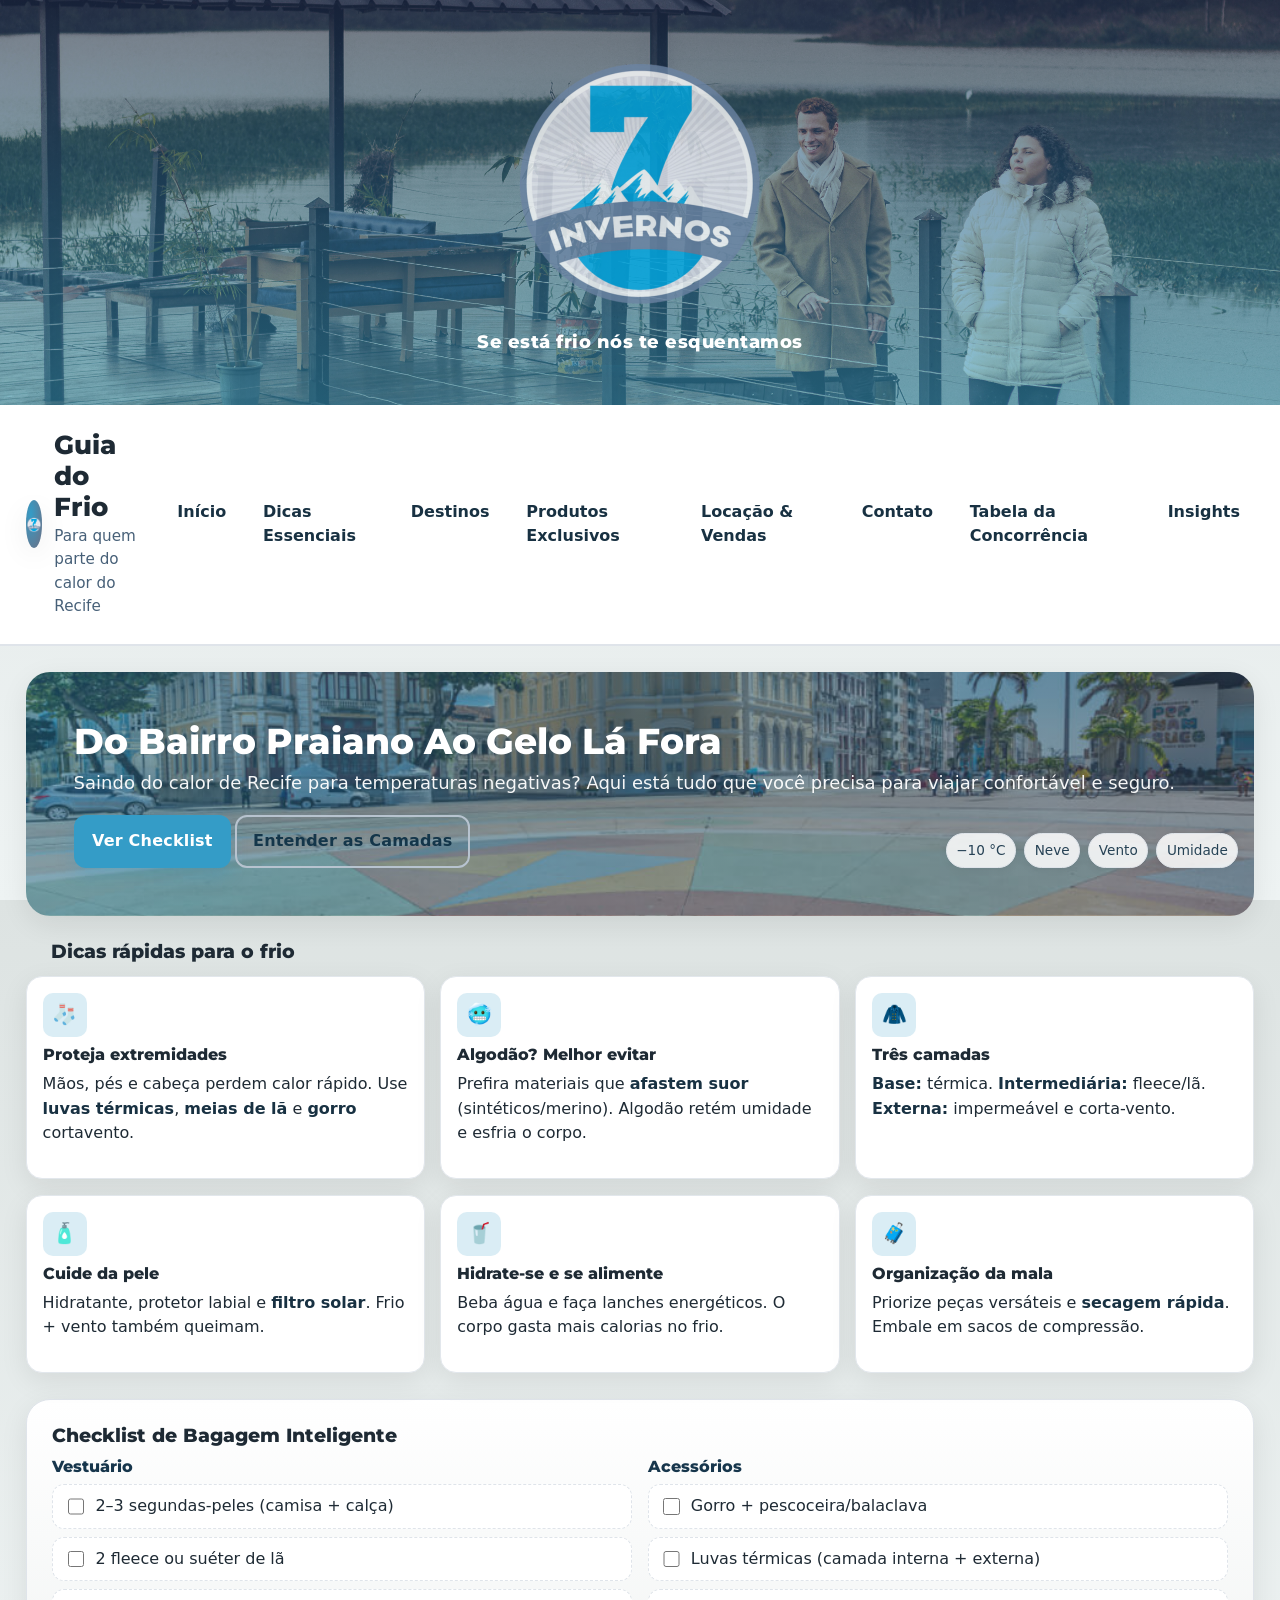
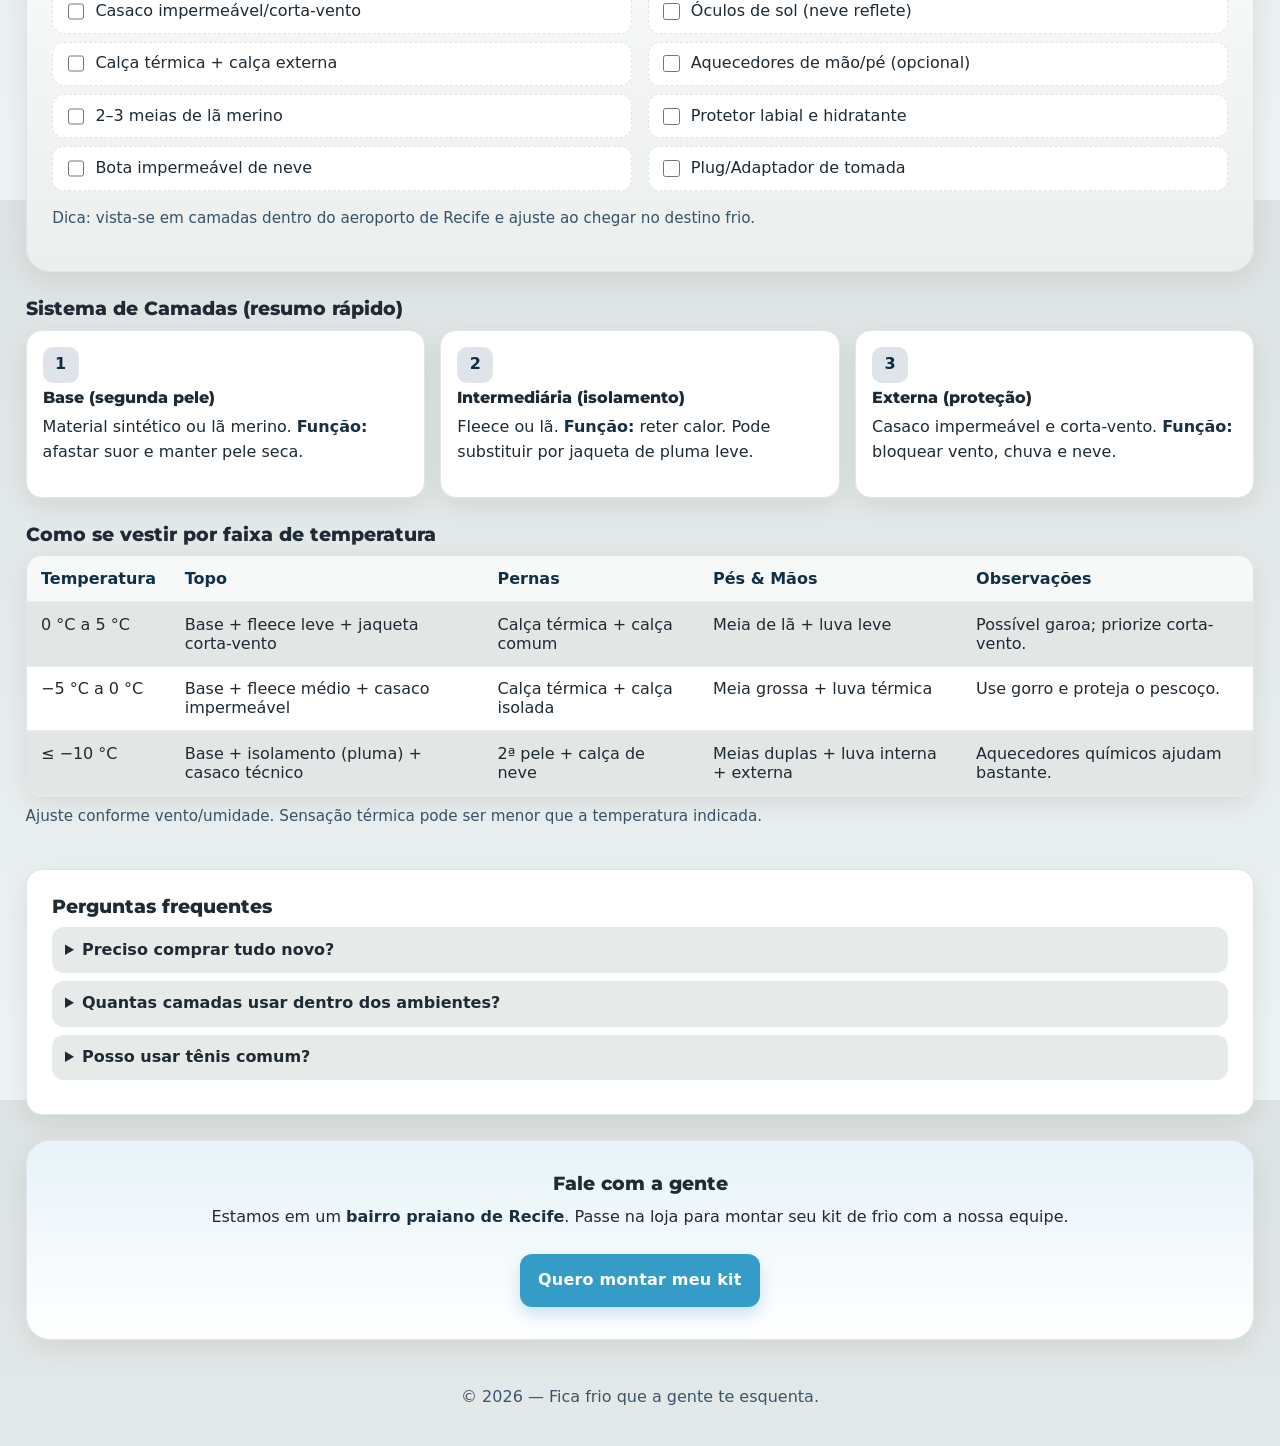
<file: index.html>
<link href="https://fonts.googleapis.com/css2?family=Montserrat:wght@800&display=swap" rel="stylesheet">
<!doctype html>
<html lang="pt-BR">
<head>
  <meta charset="utf-8" />
  <meta name="viewport" content="width=device-width, initial-scale=1" />
  <title>Fica frio que a gente te esquenta — Guia para viajar ao frio</title>
  <meta name="description" content="Dicas práticas para quem sai do calor de Recife rumo a destinos frios e temperaturas negativas: camadas de roupa, checklist, cuidados e mais." />
  <link rel="stylesheet" href="styles.css" />
</head>
<body>
  <a class="skip-link" href="#conteudo">Pular para o conteúdo</a>

  <!-- Topbar com lema -->
  <div class="topbar">
    <span class="snow"><img src="assets/logo_7_invernos.jpg" alt=""></span>
    <strong>Se está frio nós te esquentamos</strong>
    <span class="snow"></span>
  </div>

  <!-- Cabeçalho e Navegação -->
  <header class="site-header">
    <div class="brand">
      <div class="logo" aria-hidden="true"><img src="assets/logo_7_invernos.jpg" alt=""></div>
      <div class="brand-text">
        <h1>Guia do Frio</h1>
        <p class="sub">Para quem parte do calor do Recife</p>
      </div>
    </div>

    <nav class="nav" aria-label="Principal">
      <ul class="menu">
        <li><a href="index.html" class="active">Início</a></li>

        <li class="has-branch">
          <details>
            <summary>Dicas Essenciais</summary>
            <ul class="dropdown">
              <li><a href="dicas.html">Panorama Geral</a></li>
              <li><a href="camadas.html">Sistema de Camadas</a></li>
              <li><a href="checklist.html">Checklist de Bagagem</a></li>
              <li><a href="saude-pele.html">Saúde, Pele & Hidratação</a></li>
            </ul>
          </details>
        </li>

        

        <li class="has-branch">
          <details>
            <summary>Destinos</summary>
            <ul class="dropdown">
              <li><a href="destinos/patagonia.html">Patagônia (−5 °C a 5 °C)</a></li>
              <li><a href="destinos/ushuaia.html">Ushuaia (−10 °C a 2 °C)</a></li>
              <li><a href="destinos/bariloche.html">Bariloche (−2 °C a 7 °C)</a></li>
              <li><a href="destinos/europa-inverno.html">Europa no Inverno</a></li>
            </ul>
          </details>
        </li>

        <li><a href="">Produtos Exclusivos</a></li>
        <li><a href="locacao-vendas.html">Locação & Vendas</a></li>
        <li><a href="#contato">Contato</a></li>
        <li><a href="nova_tabela.html">Tabela da Concorrência</a></li>
        <li><a href="insights.html">Insights</a></li>
        
      </ul>
    </nav>
  </header>

  <main id="conteudo">
    <!-- Hero -->
    <!-- ========== HTML — DEPOIS (com imagem no próprio HTML) ========== -->
<section class="hero"
  style="
    background-image:
      linear-gradient(135deg, rgba(42, 121, 155, 0.55), rgba(48, 67, 86, 0.55)),
      url('assets/Praca-do-Maraco-Zero-Rosa-dos-Ventos-Abre.jpg');  /* <-- TROQUE O CAMINHO AQUI */
    background-size: auto, cover;
    background-position: center;
    background-repeat: no-repeat;
  "
>
  <div class="hero-inner">
    <h2>Do Bairro Praiano Ao Gelo Lá Fora</h2>
    <p>Saindo do calor de Recife para temperaturas negativas? Aqui está tudo que você precisa para viajar confortável e seguro.</p>
    <div class="cta-group">
      <a class="btn btn-primary" href="#checklist">Ver Checklist</a>
      <a class="btn btn-outline" href="camadas.html">Entender as Camadas</a>
    </div>
  </div>
  <div class="hero-badges" aria-hidden="true">
    <span>−10 °C</span><span>Neve</span><span>Vento</span><span>Umidade</span>
  </div>
</section>
<!-- ========== /HTML — DEPOIS ========== -->


    <!-- Cartões de dicas rápidas -->
    <section class="cards" aria-labelledby="dicas-titulo">
      <h3 id="dicas-titulo">Dicas rápidas para o frio</h3>
      <div class="grid">
        <article class="card">
          <div class="icon">🧦</div>
          <h4>Proteja extremidades</h4>
          <p>Mãos, pés e cabeça perdem calor rápido. Use <strong>luvas térmicas</strong>, <strong>meias de lã</strong> e <strong>gorro</strong> cortavento.</p>
        </article>
        <article class="card">
          <div class="icon">🥶</div>
          <h4>Algodão? Melhor evitar</h4>
          <p>Prefira materiais que <strong>afastem suor</strong> (sintéticos/merino). Algodão retém umidade e esfria o corpo.</p>
        </article>
        <article class="card">
          <div class="icon">🧥</div>
          <h4>Três camadas</h4>
          <p><strong>Base:</strong> térmica. <strong>Intermediária:</strong> fleece/lã. <strong>Externa:</strong> impermeável e corta-vento.</p>
        </article>
        <article class="card">
          <div class="icon">🧴</div>
          <h4>Cuide da pele</h4>
          <p>Hidratante, protetor labial e <strong>filtro solar</strong>. Frio + vento também queimam.</p>
        </article>
        <article class="card">
          <div class="icon">🥤</div>
          <h4>Hidrate-se e se alimente</h4>
          <p>Beba água e faça lanches energéticos. O corpo gasta mais calorias no frio.</p>
        </article>
        <article class="card">
          <div class="icon">🧳</div>
          <h4>Organização da mala</h4>
          <p>Priorize peças versáteis e <strong>secagem rápida</strong>. Embale em sacos de compressão.</p>
        </article>
      </div>
    </section>

    <!-- Checklist -->
    <section class="checklist-section" id="checklist" aria-labelledby="checklist-titulo">
      <h3 id="checklist-titulo">Checklist de Bagagem Inteligente</h3>
      <div class="checklist-grid">
        <div class="list">
          <h4>Vestuário</h4>
          <ul class="checklist">
            <li><input type="checkbox" id="c1"><label for="c1">2–3 segundas-peles (camisa + calça)</label></li>
            <li><input type="checkbox" id="c2"><label for="c2">2 fleece ou suéter de lã</label></li>
            <li><input type="checkbox" id="c3"><label for="c3">Casaco impermeável/corta-vento</label></li>
            <li><input type="checkbox" id="c4"><label for="c4">Calça térmica + calça externa</label></li>
            <li><input type="checkbox" id="c5"><label for="c5">2–3 meias de lã merino</label></li>
            <li><input type="checkbox" id="c6"><label for="c6">Bota impermeável de neve</label></li>
          </ul>
        </div>
        <div class="list">
          <h4>Acessórios</h4>
          <ul class="checklist">
            <li><input type="checkbox" id="c7"><label for="c7">Gorro + pescoceira/balaclava</label></li>
            <li><input type="checkbox" id="c8"><label for="c8">Luvas térmicas (camada interna + externa)</label></li>
            <li><input type="checkbox" id="c9"><label for="c9">Óculos de sol (neve reflete)</label></li>
            <li><input type="checkbox" id="c10"><label for="c10">Aquecedores de mão/pé (opcional)</label></li>
            <li><input type="checkbox" id="c11"><label for="c11">Protetor labial e hidratante</label></li>
            <li><input type="checkbox" id="c12"><label for="c12">Plug/Adaptador de tomada</label></li>
          </ul>
        </div>
      </div>
      <p class="note">Dica: vista-se em camadas dentro do aeroporto de Recife e ajuste ao chegar no destino frio.</p>
    </section>

    <!-- Sistema de camadas (resumo) -->
    <section class="layers" aria-labelledby="camadas-titulo">
      <h3 id="camadas-titulo">Sistema de Camadas (resumo rápido)</h3>
      <div class="layer-grid">
        <article class="layer">
          <div class="layer-icon">1</div>
          <h4>Base (segunda pele)</h4>
          <p>Material sintético ou lã merino. <strong>Função:</strong> afastar suor e manter pele seca.</p>
        </article>
        <article class="layer">
          <div class="layer-icon">2</div>
          <h4>Intermediária (isolamento)</h4>
          <p>Fleece ou lã. <strong>Função:</strong> reter calor. Pode substituir por jaqueta de pluma leve.</p>
        </article>
        <article class="layer">
          <div class="layer-icon">3</div>
          <h4>Externa (proteção)</h4>
          <p>Casaco impermeável e corta-vento. <strong>Função:</strong> bloquear vento, chuva e neve.</p>
        </article>
      </div>
    </section>

    <!-- Tabela guia de temperatura x roupa -->
    <section class="table-wrap" aria-labelledby="tabela-titulo">
      <h3 id="tabela-titulo">Como se vestir por faixa de temperatura</h3>
      <div class="table-scroll">
        <table class="temp-table">
          <thead>
            <tr>
              <th>Temperatura</th>
              <th>Topo</th>
              <th>Pernas</th>
              <th>Pés & Mãos</th>
              <th>Observações</th>
            </tr>
          </thead>
          <tbody>
            <tr>
              <td>0 °C a 5 °C</td>
              <td>Base + fleece leve + jaqueta corta-vento</td>
              <td>Calça térmica + calça comum</td>
              <td>Meia de lã + luva leve</td>
              <td>Possível garoa; priorize corta-vento.</td>
            </tr>
            <tr>
              <td>−5 °C a 0 °C</td>
              <td>Base + fleece médio + casaco impermeável</td>
              <td>Calça térmica + calça isolada</td>
              <td>Meia grossa + luva térmica</td>
              <td>Use gorro e proteja o pescoço.</td>
            </tr>
            <tr>
              <td>≤ −10 °C</td>
              <td>Base + isolamento (pluma) + casaco técnico</td>
              <td>2ª pele + calça de neve</td>
              <td>Meias duplas + luva interna + externa</td>
              <td>Aquecedores químicos ajudam bastante.</td>
            </tr>
          </tbody>
        </table>
      </div>
      <p class="note">Ajuste conforme vento/umidade. Sensação térmica pode ser menor que a temperatura indicada.</p>
    </section>

    <!-- FAQ -->
    <section class="faq" aria-labelledby="faq-titulo">
      <h3 id="faq-titulo">Perguntas frequentes</h3>
      <details>
        <summary>Preciso comprar tudo novo?</summary>
        <p>Não. Comece pela base térmica e um bom casaco externo. Intermediária pode ser um fleece ou suéter que você já tem.</p>
      </details>
      <details>
        <summary>Quantas camadas usar dentro dos ambientes?</summary>
        <p>Ambientes fechados costumam ser aquecidos. Remova a camada externa e, se necessário, a intermediária.</p>
      </details>
      <details>
        <summary>Posso usar tênis comum?</summary>
        <p>Para neve/chuva, prefira bota impermeável com sola aderente. Tênis comum molha e esfria o pé.</p>
      </details>
    </section>

    <!-- Contato -->
    <section class="contact" id="contato" aria-labelledby="contato-titulo">
      <h3 id="contato-titulo">Fale com a gente</h3>
      <p>Estamos em um <strong>bairro praiano de Recife</strong>. Passe na loja para montar seu kit de frio com a nossa equipe.</p>
      <a class="btn btn-primary" href="contato.html">Quero montar meu kit</a>
    </section>
  </main>

  <footer class="site-footer">
    <p>© <span id="year"></span> — Fica frio que a gente te esquenta.</p>
  </footer>

  <!-- Ano dinâmico sem frameworks -->
  <script>
    document.getElementById('year').textContent = new Date().getFullYear();
  </script>
</body>
</html>
</file>
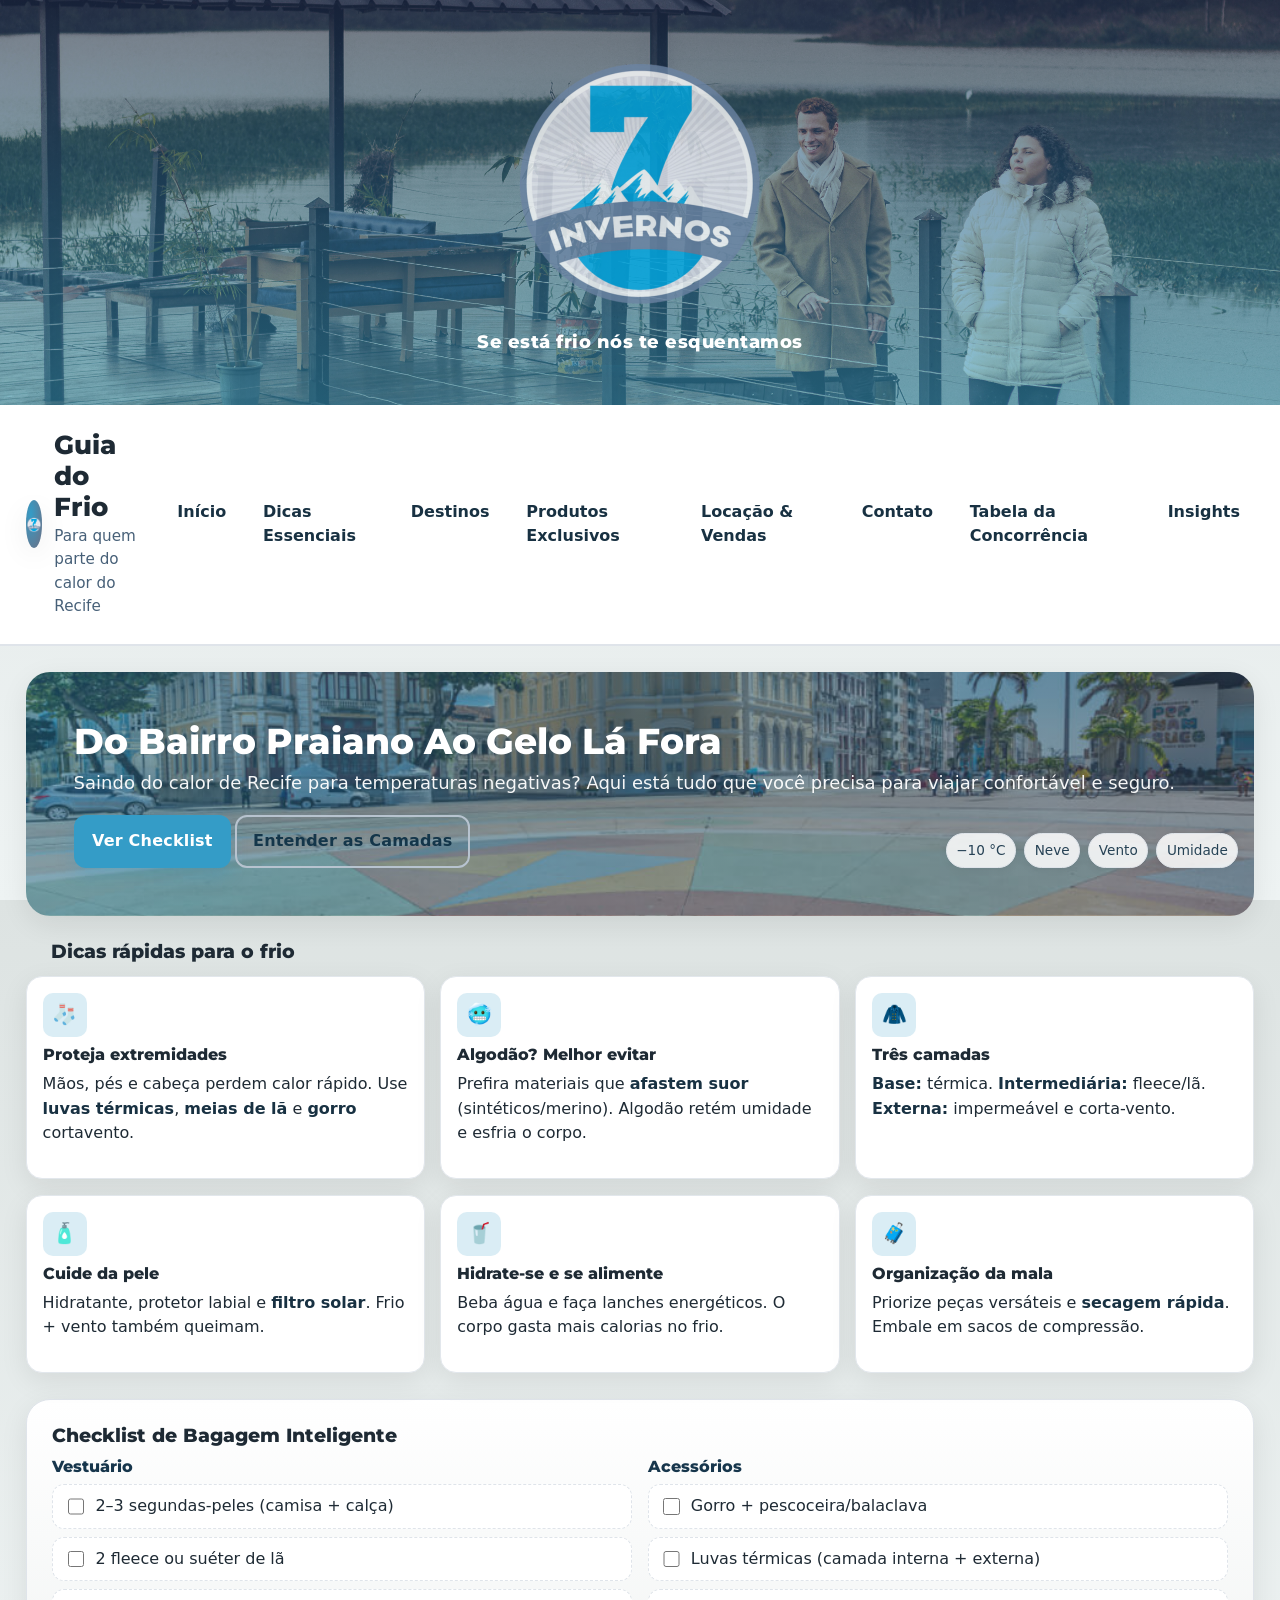
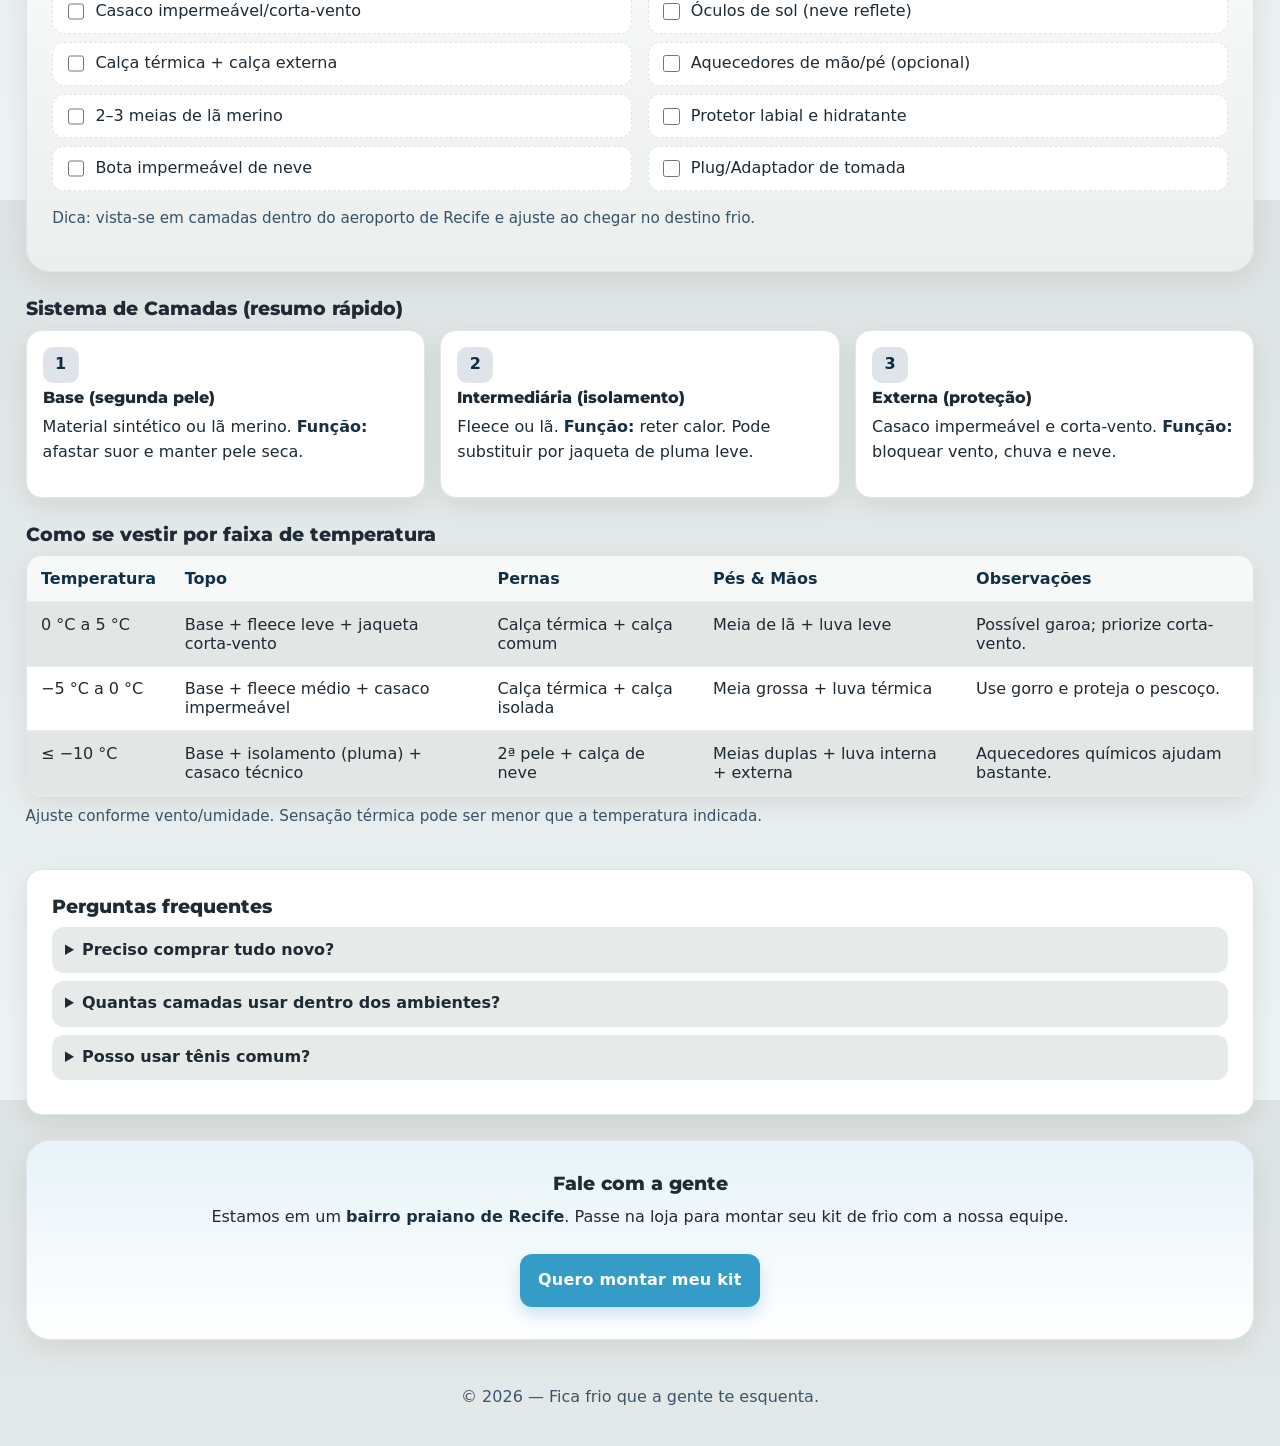
<file: UX_7_invernos/index.html>
<link href="https://fonts.googleapis.com/css2?family=Montserrat:wght@800&display=swap" rel="stylesheet">
<!doctype html>
<html lang="pt-BR">
<head>
  <meta charset="utf-8" />
  <meta name="viewport" content="width=device-width, initial-scale=1" />
  <title>Fica frio que a gente te esquenta — Guia para viajar ao frio</title>
  <meta name="description" content="Dicas práticas para quem sai do calor de Recife rumo a destinos frios e temperaturas negativas: camadas de roupa, checklist, cuidados e mais." />
  <link rel="stylesheet" href="styles.css" />
</head>
<body>
  <a class="skip-link" href="#conteudo">Pular para o conteúdo</a>

  <!-- Topbar com lema -->
  <div class="topbar">
    <span class="snow"><img src="assets/logo_7_invernos.jpg" alt=""></span>
    <strong>Se está frio nós te esquentamos</strong>
    <span class="snow"></span>
  </div>

  <!-- Cabeçalho e Navegação -->
  <header class="site-header">
    <div class="brand">
      <div class="logo" aria-hidden="true"><img src="assets/logo_7_invernos.jpg" alt=""></div>
      <div class="brand-text">
        <h1>Guia do Frio</h1>
        <p class="sub">Para quem parte do calor do Recife</p>
      </div>
    </div>

    <nav class="nav" aria-label="Principal">
      <ul class="menu">
        <li><a href="index.html" class="active">Início</a></li>

        <li class="has-branch">
          <details>
            <summary>Dicas Essenciais</summary>
            <ul class="dropdown">
              <li><a href="dicas.html">Panorama Geral</a></li>
              <li><a href="camadas.html">Sistema de Camadas</a></li>
              <li><a href="checklist.html">Checklist de Bagagem</a></li>
              <li><a href="saude-pele.html">Saúde, Pele & Hidratação</a></li>
            </ul>
          </details>
        </li>

        

        <li class="has-branch">
          <details>
            <summary>Destinos</summary>
            <ul class="dropdown">
              <li><a href="destinos/patagonia.html">Patagônia (−5 °C a 5 °C)</a></li>
              <li><a href="destinos/ushuaia.html">Ushuaia (−10 °C a 2 °C)</a></li>
              <li><a href="destinos/bariloche.html">Bariloche (−2 °C a 7 °C)</a></li>
              <li><a href="destinos/europa-inverno.html">Europa no Inverno</a></li>
            </ul>
          </details>
        </li>

        <li><a href="produtos-exclusivos.html">Produtos Exclusivos</a></li>
        <li><a href="locacao-vendas.html">Locação & Vendas</a></li>
        <li><a href="#contato">Contato</a></li>
        <li><a href="nova_tabela.html">Tabela da Concorrência</a></li>
        <li><a href="insights.html">Insights</a></li>
        
      </ul>
    </nav>
  </header>

  <main id="conteudo">
    <!-- Hero -->
    <!-- ========== HTML — DEPOIS (com imagem no próprio HTML) ========== -->
<section class="hero"
  style="
    background-image:
      linear-gradient(135deg, rgba(42, 121, 155, 0.55), rgba(48, 67, 86, 0.55)),
      url('assets/Praca-do-Maraco-Zero-Rosa-dos-Ventos-Abre.jpg');  /* <-- TROQUE O CAMINHO AQUI */
    background-size: auto, cover;
    background-position: center;
    background-repeat: no-repeat;
  "
>
  <div class="hero-inner">
    <h2>Do Bairro Praiano Ao Gelo Lá Fora</h2>
    <p>Saindo do calor de Recife para temperaturas negativas? Aqui está tudo que você precisa para viajar confortável e seguro.</p>
    <div class="cta-group">
      <a class="btn btn-primary" href="#checklist">Ver Checklist</a>
      <a class="btn btn-outline" href="camadas.html">Entender as Camadas</a>
    </div>
  </div>
  <div class="hero-badges" aria-hidden="true">
    <span>−10 °C</span><span>Neve</span><span>Vento</span><span>Umidade</span>
  </div>
</section>
<!-- ========== /HTML — DEPOIS ========== -->


    <!-- Cartões de dicas rápidas -->
    <section class="cards" aria-labelledby="dicas-titulo">
      <h3 id="dicas-titulo">Dicas rápidas para o frio</h3>
      <div class="grid">
        <article class="card">
          <div class="icon">🧦</div>
          <h4>Proteja extremidades</h4>
          <p>Mãos, pés e cabeça perdem calor rápido. Use <strong>luvas térmicas</strong>, <strong>meias de lã</strong> e <strong>gorro</strong> cortavento.</p>
        </article>
        <article class="card">
          <div class="icon">🥶</div>
          <h4>Algodão? Melhor evitar</h4>
          <p>Prefira materiais que <strong>afastem suor</strong> (sintéticos/merino). Algodão retém umidade e esfria o corpo.</p>
        </article>
        <article class="card">
          <div class="icon">🧥</div>
          <h4>Três camadas</h4>
          <p><strong>Base:</strong> térmica. <strong>Intermediária:</strong> fleece/lã. <strong>Externa:</strong> impermeável e corta-vento.</p>
        </article>
        <article class="card">
          <div class="icon">🧴</div>
          <h4>Cuide da pele</h4>
          <p>Hidratante, protetor labial e <strong>filtro solar</strong>. Frio + vento também queimam.</p>
        </article>
        <article class="card">
          <div class="icon">🥤</div>
          <h4>Hidrate-se e se alimente</h4>
          <p>Beba água e faça lanches energéticos. O corpo gasta mais calorias no frio.</p>
        </article>
        <article class="card">
          <div class="icon">🧳</div>
          <h4>Organização da mala</h4>
          <p>Priorize peças versáteis e <strong>secagem rápida</strong>. Embale em sacos de compressão.</p>
        </article>
      </div>
    </section>

    <!-- Checklist -->
    <section class="checklist-section" id="checklist" aria-labelledby="checklist-titulo">
      <h3 id="checklist-titulo">Checklist de Bagagem Inteligente</h3>
      <div class="checklist-grid">
        <div class="list">
          <h4>Vestuário</h4>
          <ul class="checklist">
            <li><input type="checkbox" id="c1"><label for="c1">2–3 segundas-peles (camisa + calça)</label></li>
            <li><input type="checkbox" id="c2"><label for="c2">2 fleece ou suéter de lã</label></li>
            <li><input type="checkbox" id="c3"><label for="c3">Casaco impermeável/corta-vento</label></li>
            <li><input type="checkbox" id="c4"><label for="c4">Calça térmica + calça externa</label></li>
            <li><input type="checkbox" id="c5"><label for="c5">2–3 meias de lã merino</label></li>
            <li><input type="checkbox" id="c6"><label for="c6">Bota impermeável de neve</label></li>
          </ul>
        </div>
        <div class="list">
          <h4>Acessórios</h4>
          <ul class="checklist">
            <li><input type="checkbox" id="c7"><label for="c7">Gorro + pescoceira/balaclava</label></li>
            <li><input type="checkbox" id="c8"><label for="c8">Luvas térmicas (camada interna + externa)</label></li>
            <li><input type="checkbox" id="c9"><label for="c9">Óculos de sol (neve reflete)</label></li>
            <li><input type="checkbox" id="c10"><label for="c10">Aquecedores de mão/pé (opcional)</label></li>
            <li><input type="checkbox" id="c11"><label for="c11">Protetor labial e hidratante</label></li>
            <li><input type="checkbox" id="c12"><label for="c12">Plug/Adaptador de tomada</label></li>
          </ul>
        </div>
      </div>
      <p class="note">Dica: vista-se em camadas dentro do aeroporto de Recife e ajuste ao chegar no destino frio.</p>
    </section>

    <!-- Sistema de camadas (resumo) -->
    <section class="layers" aria-labelledby="camadas-titulo">
      <h3 id="camadas-titulo">Sistema de Camadas (resumo rápido)</h3>
      <div class="layer-grid">
        <article class="layer">
          <div class="layer-icon">1</div>
          <h4>Base (segunda pele)</h4>
          <p>Material sintético ou lã merino. <strong>Função:</strong> afastar suor e manter pele seca.</p>
        </article>
        <article class="layer">
          <div class="layer-icon">2</div>
          <h4>Intermediária (isolamento)</h4>
          <p>Fleece ou lã. <strong>Função:</strong> reter calor. Pode substituir por jaqueta de pluma leve.</p>
        </article>
        <article class="layer">
          <div class="layer-icon">3</div>
          <h4>Externa (proteção)</h4>
          <p>Casaco impermeável e corta-vento. <strong>Função:</strong> bloquear vento, chuva e neve.</p>
        </article>
      </div>
    </section>

    <!-- Tabela guia de temperatura x roupa -->
    <section class="table-wrap" aria-labelledby="tabela-titulo">
      <h3 id="tabela-titulo">Como se vestir por faixa de temperatura</h3>
      <div class="table-scroll">
        <table class="temp-table">
          <thead>
            <tr>
              <th>Temperatura</th>
              <th>Topo</th>
              <th>Pernas</th>
              <th>Pés & Mãos</th>
              <th>Observações</th>
            </tr>
          </thead>
          <tbody>
            <tr>
              <td>0 °C a 5 °C</td>
              <td>Base + fleece leve + jaqueta corta-vento</td>
              <td>Calça térmica + calça comum</td>
              <td>Meia de lã + luva leve</td>
              <td>Possível garoa; priorize corta-vento.</td>
            </tr>
            <tr>
              <td>−5 °C a 0 °C</td>
              <td>Base + fleece médio + casaco impermeável</td>
              <td>Calça térmica + calça isolada</td>
              <td>Meia grossa + luva térmica</td>
              <td>Use gorro e proteja o pescoço.</td>
            </tr>
            <tr>
              <td>≤ −10 °C</td>
              <td>Base + isolamento (pluma) + casaco técnico</td>
              <td>2ª pele + calça de neve</td>
              <td>Meias duplas + luva interna + externa</td>
              <td>Aquecedores químicos ajudam bastante.</td>
            </tr>
          </tbody>
        </table>
      </div>
      <p class="note">Ajuste conforme vento/umidade. Sensação térmica pode ser menor que a temperatura indicada.</p>
    </section>

    <!-- FAQ -->
    <section class="faq" aria-labelledby="faq-titulo">
      <h3 id="faq-titulo">Perguntas frequentes</h3>
      <details>
        <summary>Preciso comprar tudo novo?</summary>
        <p>Não. Comece pela base térmica e um bom casaco externo. Intermediária pode ser um fleece ou suéter que você já tem.</p>
      </details>
      <details>
        <summary>Quantas camadas usar dentro dos ambientes?</summary>
        <p>Ambientes fechados costumam ser aquecidos. Remova a camada externa e, se necessário, a intermediária.</p>
      </details>
      <details>
        <summary>Posso usar tênis comum?</summary>
        <p>Para neve/chuva, prefira bota impermeável com sola aderente. Tênis comum molha e esfria o pé.</p>
      </details>
    </section>

    <!-- Contato -->
    <section class="contact" id="contato" aria-labelledby="contato-titulo">
      <h3 id="contato-titulo">Fale com a gente</h3>
      <p>Estamos em um <strong>bairro praiano de Recife</strong>. Passe na loja para montar seu kit de frio com a nossa equipe.</p>
      <a class="btn btn-primary" href="contato.html">Quero montar meu kit</a>
    </section>
  </main>

  <footer class="site-footer">
    <p>© <span id="year"></span> — Fica frio que a gente te esquenta.</p>
  </footer>

  <!-- Ano dinâmico sem frameworks -->
  <script>
    document.getElementById('year').textContent = new Date().getFullYear();
  </script>
</body>
</html>
</file>
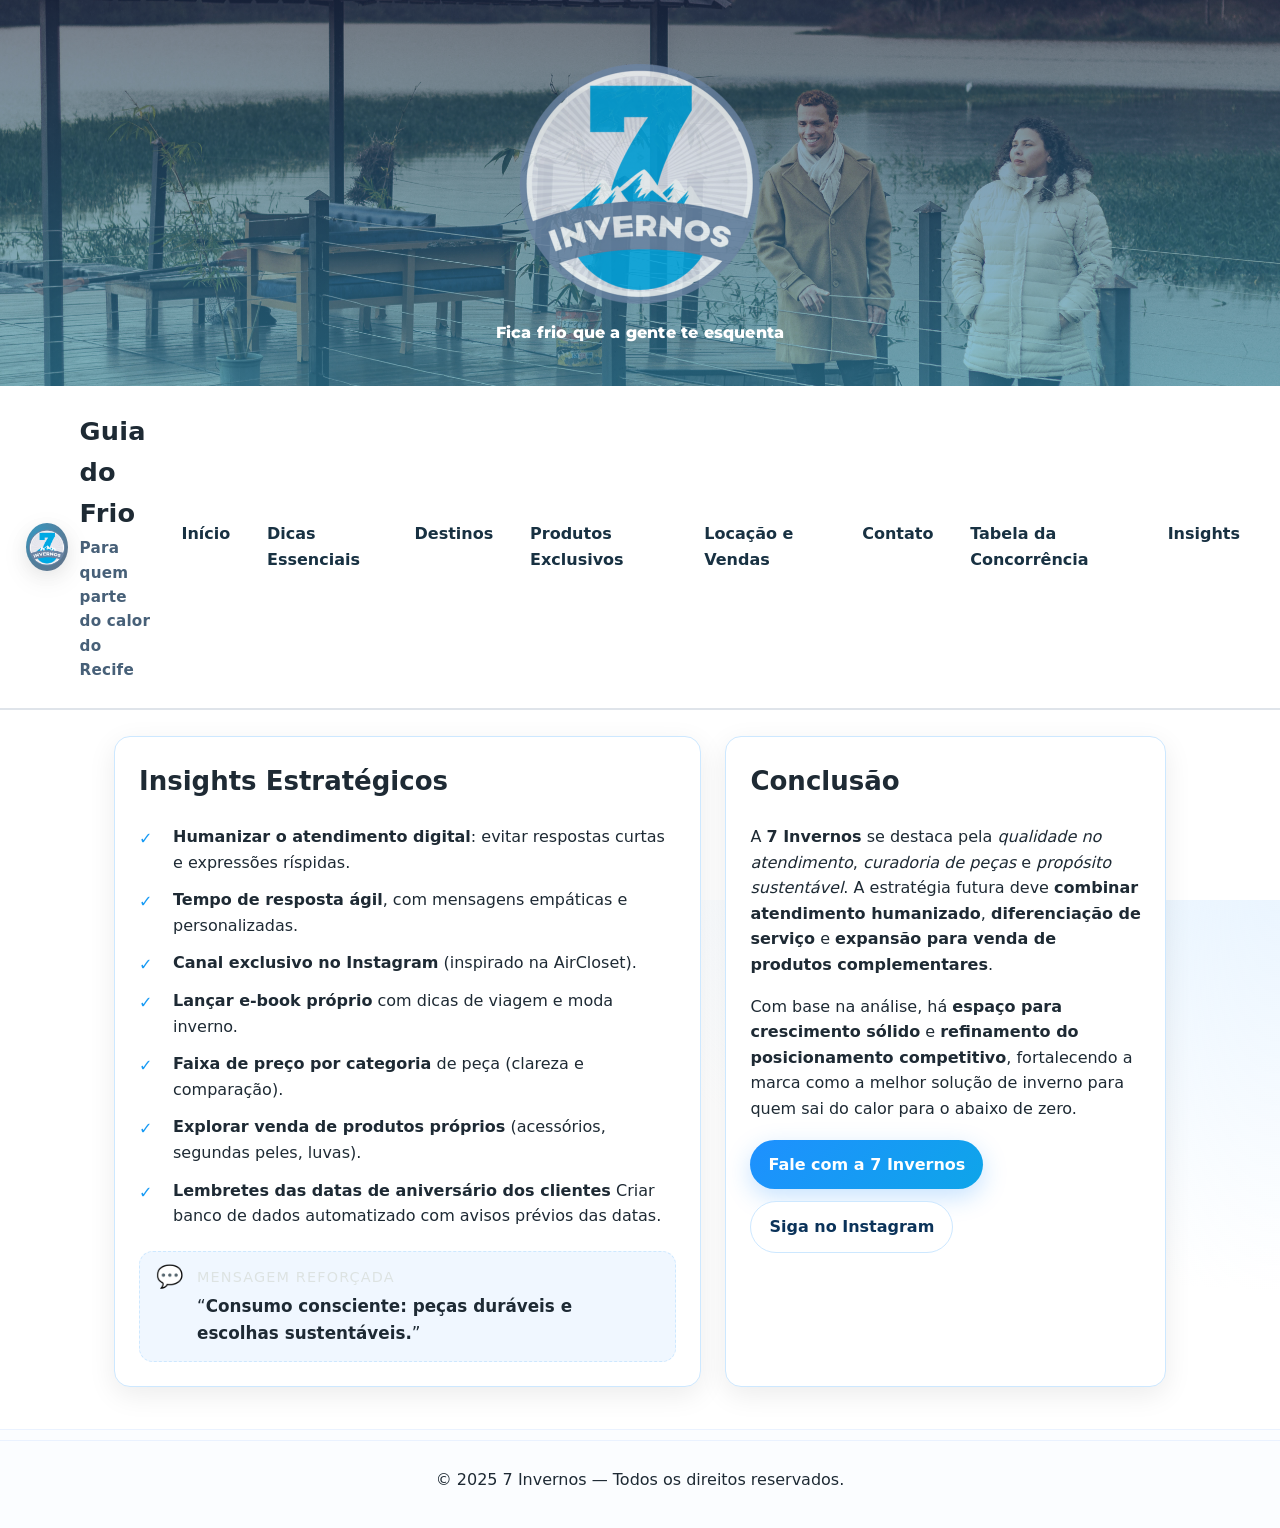
<file: insights.html>
<link href="https://fonts.googleapis.com/css2?family=Montserrat:wght@800&display=swap" rel="stylesheet">
<!DOCTYPE html>
<html lang="pt-BR">
<head>
  <meta charset="utf-8" />
  <meta name="viewport" content="width=device-width, initial-scale=1" />
  <title>7 Invernos — Insights & Conclusão</title>
  <link rel="stylesheet" href="insights.css" />
  <linl rel="stylesheet" href="styles.css" />
  <meta name="description" content="Insights estratégicos e conclusão sobre os próximos passos da 7 Invernos." />
</head>
<body>
  <!-- Topbar com lema -->
  <!-- Topbar -->
   <div class="topbar">
    <span class="snow"><img src="assets/logo_7_invernos.jpg" alt=""></span>
    <strong>Fica frio que a gente te esquenta</strong>
    <span class="snow"></span>
  </div>

  <!-- Cabeçalho e Navegação -->
  <header class="site-header">
    <div class="brand">
      <div class="logo" aria-hidden="true"><img src="assets/logo_7_invernos.jpg" alt=""></div>
      <div class="brand-text">
        <h1>Guia do Frio</h1>
        <p class="sub">Para quem parte do calor do Recife</p>
      </div>
    </div>

    <nav class="nav" aria-label="Principal">
      <ul class="menu">
       <li><a href="index.html" >Início</a></li>
        <li class="has-branch">
          <details>
            <summary>Dicas Essenciais</summary>
            <ul class="dropdown">
              <li><a href="dicas.html">Panorama Geral</a></li>
              <li><a href="camadas.html">Sistema de Camadas</a></li>
              <li><a href="checklist.html">Checklist de Bagagem</a></li>
              <li><a href="saude-pele.html">Saúde, Pele & Hidratação</a></li>
            </ul>
          </details>
        </li>

        

        <li class="has-branch">
          <details>
            <summary>Destinos</summary>
            <ul class="dropdown">
              <li><a href="destinos/patagonia.html">Patagônia (−5 °C a 5 °C)</a></li>
              <li><a href="destinos/ushuaia.html">Ushuaia (−10 °C a 2 °C)</a></li>
              <li><a href="destinos/bariloche.html">Bariloche (−2 °C a 7 °C)</a></li>
              <li><a href="destinos/europa-inverno.html">Europa no Inverno</a></li>
            </ul>
          </details>
        </li>
        
        <li><a href="insights.html">Produtos Exclusivos</a></li>
        <li><a href="locacao-vendas.html">Locação e Vendas</a></li>
        <li><a href="#contato">Contato</a></li>
        <li><a href="nova_tabela.html">Tabela da Concorrência</a></li>
        <li><a href="insights.html">Insights</a></li>
        
      </ul>
    </nav>
  </header>

  <main>
    <section class="container grid">
      <article class="card">
        <h2>Insights Estratégicos</h2>

        <ul class="checklist">
          <li><strong>Humanizar o atendimento digital</strong>: evitar respostas curtas e expressões ríspidas.</li>
          <li><strong>Tempo de resposta ágil</strong>, com mensagens empáticas e personalizadas.</li>
          <li><strong>Canal exclusivo no Instagram</strong> (inspirado na AirCloset).</li>
          <li><strong>Lançar e-book próprio</strong> com dicas de viagem e moda inverno.</li>
          <li><strong>Faixa de preço por categoria</strong> de peça (clareza e comparação).</li>
          <li><strong>Explorar venda de produtos próprios</strong> (acessórios, segundas peles, luvas).</li>
          <li><strong>Lembretes das datas de aniversário dos clientes</strong> Criar banco de dados automatizado com avisos prévios das datas.</li>
        </ul>

        <div class="callout">
          <div class="callout-icon" aria-hidden="true">💬</div>
          <div>
            <p class="callout-eyebrow">Mensagem reforçada</p>
            <p class="callout-text">“<strong>Consumo consciente: peças duráveis e escolhas sustentáveis.</strong>”</p>
          </div>
        </div>
      </article>

      <article class="card">
        <h2>Conclusão</h2>
        <p>
          A <strong>7 Invernos</strong> se destaca pela <em>qualidade no atendimento</em>, <em>curadoria de peças</em> e
          <em>propósito sustentável</em>. A estratégia futura deve <strong>combinar atendimento humanizado</strong>,
          <strong>diferenciação de serviço</strong> e <strong>expansão para venda de produtos complementares</strong>.
        </p>
        <p>
          Com base na análise, há <strong>espaço para crescimento sólido</strong> e <strong>refinamento do posicionamento
          competitivo</strong>, fortalecendo a marca como a melhor solução de inverno para quem sai do calor para o abaixo de zero.
        </p>

        <div class="cta">
          <a class="btn" href="https://wa.me/5581999999999" target="_blank" rel="noopener">Fale com a 7 Invernos</a>
          <a class="btn btn-secondary" href="https://www.instagram.com/7invernos/" target="_blank" rel="noopener">Siga no Instagram</a>
        </div>
      </article>
    </section>
  </main>

  <footer class="site-footer">
    <footer id="insights-footer" class="site-footer">
  <p>© 2025 7 Invernos — Todos os direitos reservados.</p>
  
</footer>

    

  <script>
    // Atualiza ano no rodapé
    document.getElementById('year').textContent = new Date().getFullYear();
  </script>
</body>
</html>
</file>
<file: styles.css>
/* ============================
   Paleta & Variáveis
================================ */
:root{
  --primary: #349cc7;
  --secondary: #607a94;
  --muted: #dde3e2;
  --white: #ffffff;
  --text: #1e2a34;
  --bg: #ffffff;
  --shadow: 0 8px 28px rgba(0,0,0,.08);
  --radius: 16px;
  --radius-lg: 24px;
  --space: clamp(0.75rem, 1.2vw, 1.25rem);
  --space-lg: clamp(1rem, 2vw, 2rem);
}

/* Reset básico e acessibilidade */
* { box-sizing: border-box; }
html,body { height: 100%; }
body{
  margin: 0;
  font: 16px/1.55 system-ui, -apple-system, "Segoe UI", Roboto, "Helvetica Neue", Arial, "Noto Sans", "Apple Color Emoji","Segoe UI Emoji";
  color: var(--text);
  background: linear-gradient(180deg, var(--muted) 0%, #eef3f3 100%);
}
img{ max-width: 100%; display: block; }
a{ color: var(--primary); text-decoration: none; }
a:hover{ text-decoration: underline; }
h1,h2,h3,h4{ line-height: 1.2; margin: 0 0 .5em; font-family: 'Montserrat', Arial, sans-serif; font-weight: 800; }
p{ margin: 0 0 1em; }
ul{ margin: 0; padding: 0 0 0 1rem; }
strong{ color: #183142; }

.skip-link{
  position: absolute; left: -9999px; top: auto;
}
.skip-link:focus{
  left: 8px; top: 8px; background: var(--white);
  color: var(--text); padding: .5rem .75rem; border-radius: 8px;
  outline: 2px solid var(--primary);
}

/* Topbar */
.topbar {
  min-height: 300px;
  display: flex;
  flex-direction: column;
  align-items: center;
  justify-content: center; /* posiciona conteúdo no topo */
  background: linear-gradient(180deg, rgba(30,49,90,0.55) 0%, rgba(52,156,199,0.55) 100%), 
              url(assets/irmaos.jpg) center 40%/cover no-repeat;
  color: var(--white);
  padding: 2.5rem .75rem 2.5rem .75rem;
  font-weight: 600;
  letter-spacing: .2px;
}

.topbar strong {
  color: #fff;
  background: none;
  padding: 0.5rem 0.5rem;
  border-radius: 999px;
  box-shadow: 0 2px 12px rgba(52,156,199,0.12);
  font-size: 1.15em;
  font-family: 'Montserrat', Arial, sans-serif;
  font-weight: 800; 
  letter-spacing: .5px;
  display: inline-block;
}

.topbar .snow{ opacity: .8; margin: 0 .5rem; }

/* Header & Nav */
.site-header{
  display: grid; grid-template-columns: 1fr auto;
  gap: var(--space);
  align-items: center;
  background: var(--bg);
  padding: var(--space-lg);
  border-bottom: 2px solid color-mix(in srgb, var(--secondary) 20%, #fff);
}
.brand{ display: flex; align-items: center; gap: .75rem; }
.logo{
  width: 48px; height: 48px; border-radius: 50%;
  display: grid; place-items: center;
  color: var(--white);
  background: radial-gradient(75% 75% at 30% 30%, var(--primary), var(--secondary));
  box-shadow: var(--shadow);
  font-size: 1.25rem;
}
.brand-text h1{ font-size: clamp(1.15rem, 2.4vw, 1.6rem); margin: 0; }
.brand-text .sub{ margin: .15rem 0 0; color: #476078; font-size: .95rem; }

.nav .menu{
  list-style: none; display: flex; gap: .5rem;
  margin: 0; padding: 0;
}
.nav a{
  display: inline-block;
  padding: .6rem .9rem;
  border-radius: 999px;
  font-weight: 600;
  color: #183142;
}
.nav a:hover{ background: color-mix(in srgb, var(--muted) 60%, #fff); text-decoration: none; }
.nav a.active:hover.btn-primary { background: var(--primary); color: var(--white); }

.has-branch details{
  position: relative;
}
.has-branch summary{
  list-style: none;
  display: inline-block;
  padding: .6rem .9rem;
  border-radius: 999px;
  font-weight: 600;
  color: #183142;
  cursor: pointer;
}
.has-branch summary:hover{ background: color-mix(in srgb, var(--muted) 60%, #fff); }
.has-branch summary::-webkit-details-marker{ display: none; }

/* Dropdown (desktop) */
.has-branch .dropdown{
  position: absolute;
  top: calc(100% + .5rem);
  left: 0;
  background: var(--white);
  border: 1px solid color-mix(in srgb, var(--secondary) 20%, #fff);
  box-shadow: var(--shadow);
  border-radius: var(--radius);
  min-width: 260px;
  padding: .25rem;
  display: none;
  z-index: 20;
}
.has-branch details[open] > .dropdown{ display: block; }
.dropdown li{ list-style: none; }
.dropdown a{
  display: block; padding: .65rem .8rem; border-radius: 10px;
  color: #1b2c3a; font-weight: 500;
}
.dropdown a:hover{ background: color-mix(in srgb, var(--muted) 60%, #fff); }

/* Hero */
.hero{
  position: relative;
  overflow: hidden;
  border-radius: var(--radius-lg);
  margin: var(--space-lg);
  padding: clamp(1.25rem, 4vw, 3rem);
  background:
    radial-gradient(1200px 400px at 120% -10%, #ffffff00 20%, rgba(255,255,255,.55) 60%, rgba(255,255,255,.95) 100%),
    linear-gradient(135deg, color-mix(in srgb, var(--primary) 40%, #fff) 0%, color-mix(in srgb, var(--secondary) 65%, #fff) 100%),
    var(--muted);
  color: #0f2533;
  box-shadow: var(--shadow);
}
.hero-inner{ max-width: 900px; }
.hero h2{
  font-size: clamp(1.4rem, 4.5vw, 2.25rem);
  margin-bottom: .35rem;
  color: #ffffff;
}
.hero p{ font-size: clamp(1rem, 2.2vw, 1.125rem); opacity: .95; color: var(--bg);
  padding-right: 0px; 
  max-width: 600px;
  white-space: nowrap; 
  
}
.hero-badges{
  position: absolute; inset: auto 1rem 3rem auto;
 
  display: flex; gap: .5rem; flex-wrap: wrap;
   ;
}
.hero-badges span{
  background: rgba(255,255,255,.85);
  border: 1px solid color-mix(in srgb, var(--secondary) 20%, #fff);
  color: #264255;
  padding: .35rem .6rem;
  border-radius: 999px;
  font-size: .85rem;
  box-shadow: 0 2px 8px rgba(0,0,0,.06);
}

/* Botões */
.btn{
  display: inline-block;
  padding: .75rem 1rem;
  border-radius: 12px;
  font-weight: 700;
  letter-spacing: .2px;
  transition: transform .06s ease, box-shadow .2s ease, background .2s ease;
  will-change: transform;
  border: 2px solid transparent;
}
.btn:hover{ transform: translateY(-1px); text-decoration: none; }
.btn-primary{
  background: var(--primary); color: var(--white);
  box-shadow: 0 8px 16px rgba(52,156,199,.25);
}
.btn-primary:hover{ background: color-mix(in srgb, var(--primary) 85%, #fff); }
.btn-outline{
  background: transparent; color: #14364a;
  border-color: color-mix(in srgb, var(--secondary) 45%, #fff);
}
.btn-outline:hover{ background: color-mix(in srgb, var(--muted) 60%, #fff); }

/* Cards */
.cards{
  padding: 0 var(--space-lg) var(--space-lg);
}
.cards h3{ margin: var(--space-lg) 0 .75rem var(--space-lg); }
.grid{
  display: grid;
  grid-template-columns: repeat(12, 1fr);
  gap: var(--space);
}
.card{
  grid-column: span 12;
  background: var(--white);
  border: 1px solid color-mix(in srgb, var(--secondary) 18%, #fff);
  border-radius: var(--radius);
  padding: 1rem;
  box-shadow: var(--shadow);
}
@media (min-width: 720px){
  .card{ grid-column: span 4; }
}
.card .icon{
  width: 44px; height: 44px; border-radius: 10px;
  display: grid; place-items: center;
  background: color-mix(in srgb, var(--primary) 18%, #fff);
  color: #0f3b52; font-size: 1.25rem; margin-bottom: .5rem;
}

/* Checklist */
.checklist-section{
  background: linear-gradient(180deg, #ffffff 0%, color-mix(in srgb, var(--muted) 60%, #fff) 100%);
  margin: 0 var(--space-lg) var(--space-lg);
  padding: var(--space-lg);
  border-radius: var(--radius-lg);
  border: 1px solid color-mix(in srgb, var(--secondary) 20%, #fff);
  box-shadow: var(--shadow);
}
.checklist-grid{
  display: grid; gap: var(--space);
}
@media (min-width: 800px){
  .checklist-grid{ grid-template-columns: 1fr 1fr; }
}
.list h4{ margin-bottom: .5rem; color: #17364c; }
.checklist{ list-style: none; padding: 0; }
.checklist li{
  display: flex; align-items: center; gap: .5rem;
  background: var(--white);
  border: 1px dashed color-mix(in srgb, var(--secondary) 20%, #fff);
  border-radius: 12px;
  padding: .55rem .65rem;
  margin-bottom: .5rem;
}
.checklist input[type="checkbox"]{
  inline-size: 1.05rem; block-size: 1.05rem;
  accent-color: var(--primary);
}
.note{ color: #345268; margin-top: .5rem; font-size: .95rem; }

/* Camadas */
.layers{
  padding: 0 var(--space-lg) var(--space-lg);
}
.layer-grid{
  display: grid; gap: var(--space);
}
@media (min-width: 880px){
  .layer-grid{ grid-template-columns: repeat(3, 1fr); }
}
.layer{
  background: var(--white);
  border: 1px solid color-mix(in srgb, var(--secondary) 18%, #fff);
  border-radius: var(--radius);
  padding: 1rem;
  box-shadow: var(--shadow);
}
.layer-icon{
  width: 36px; height: 36px; border-radius: 10px;
  background: color-mix(in srgb, var(--secondary) 20%, #fff);
  color: #0e2d42; display: grid; place-items: center;
  font-weight: 800; margin-bottom: .35rem;
}

/* Tabela */
.table-wrap{ padding: 0 var(--space-lg) var(--space-lg); }
.table-scroll{
  overflow: auto;
  background: var(--white);
  border-radius: var(--radius);
  border: 1px solid color-mix(in srgb, var(--secondary) 20%, #fff);
  box-shadow: var(--shadow);
}
.temp-table{
  width: 100%; border-collapse: collapse; min-width: 720px;
}
.temp-table th, .temp-table td{
  padding: .8rem .9rem; text-align: left; vertical-align: top;
  border-bottom: 1px solid color-mix(in srgb, var(--muted) 60%, #fff);
}
.temp-table thead th{
  position: sticky; top: 0; background: color-mix(in srgb, var(--muted) 25%, #fff);
  color: #0f3147;
}
.temp-table tbody tr:nth-child(odd){
  background: color-mix(in srgb, var(--muted) 85%, #fff);
}

/* FAQ */
.faq{
  margin: 0 var(--space-lg) var(--space-lg);
  background: var(--white);
  border: 1px solid color-mix(in srgb, var(--secondary) 20%, #fff);
  border-radius: var(--radius);
  padding: var(--space-lg);
  box-shadow: var(--shadow);
}
.faq details{
  border-radius: 12px; padding: .65rem .8rem; margin-bottom: .5rem;
  background: color-mix(in srgb, var(--muted) 75%, #fff);
}
.faq summary{ font-weight: 700; cursor: pointer; }
.faq summary:hover{ color: var(--primary); }

/* Contato */
.contact{
  margin: 0 var(--space-lg) var(--space-lg);
  text-align: center;
  background: linear-gradient(180deg, color-mix(in srgb, var(--primary) 12%, #fff) 0%, #fff 100%);
  border: 1px solid color-mix(in srgb, var(--secondary) 18%, #fff);
  border-radius: var(--radius-lg);
  padding: calc(var(--space-lg) * 1.25);
  box-shadow: var(--shadow);
}
.contact .btn{ margin-top: .5rem; }

/* Rodapé */
.site-footer{
  text-align: center;
  color: #3b556a;
  padding: 1.25rem;
}

/* Responsividade: empilhar menu em telas estreitas */
@media (max-width: 900px){
  .site-header{
    grid-template-columns: 1fr;
    gap: .75rem;
  }
  .nav .menu{
    flex-wrap: wrap;
  }
  .has-branch .dropdown{
    position: static; display: block; min-width: 0;
    border: none; box-shadow: none; padding: .25rem 0 .5rem;
  }
  .has-branch details{ width: 100%; }
  .has-branch summary{
    width: 100%;
    background: color-mix(in srgb, var(--muted) 65%, #fff);
  }
  .dropdown a{ padding-left: 1rem; }
}
.nav a:hover,
.has-branch summary:hover {
  background: #eef7ff; /* cor azul gelo */
  color: #0b335a;
}
</file>
<file: UX_7_invernos/styles.css>
/* ============================
   Paleta & Variáveis
================================ */
:root{
  --primary: #349cc7;
  --secondary: #607a94;
  --muted: #dde3e2;
  --white: #ffffff;
  --text: #1e2a34;
  --bg: #ffffff;
  --shadow: 0 8px 28px rgba(0,0,0,.08);
  --radius: 16px;
  --radius-lg: 24px;
  --space: clamp(0.75rem, 1.2vw, 1.25rem);
  --space-lg: clamp(1rem, 2vw, 2rem);
}

/* Reset básico e acessibilidade */
* { box-sizing: border-box; }
html,body { height: 100%; }
body{
  margin: 0;
  font: 16px/1.55 system-ui, -apple-system, "Segoe UI", Roboto, "Helvetica Neue", Arial, "Noto Sans", "Apple Color Emoji","Segoe UI Emoji";
  color: var(--text);
  background: linear-gradient(180deg, var(--muted) 0%, #eef3f3 100%);
}
img{ max-width: 100%; display: block; }
a{ color: var(--primary); text-decoration: none; }
a:hover{ text-decoration: underline; }
h1,h2,h3,h4{ line-height: 1.2; margin: 0 0 .5em; font-family: 'Montserrat', Arial, sans-serif; font-weight: 800; }
p{ margin: 0 0 1em; }
ul{ margin: 0; padding: 0 0 0 1rem; }
strong{ color: #183142; }

.skip-link{
  position: absolute; left: -9999px; top: auto;
}
.skip-link:focus{
  left: 8px; top: 8px; background: var(--white);
  color: var(--text); padding: .5rem .75rem; border-radius: 8px;
  outline: 2px solid var(--primary);
}

/* Topbar */
.topbar {
  min-height: 300px;
  display: flex;
  flex-direction: column;
  align-items: center;
  justify-content: center; /* posiciona conteúdo no topo */
  background: linear-gradient(180deg, rgba(30,49,90,0.55) 0%, rgba(52,156,199,0.55) 100%), 
              url(assets/irmaos.jpg) center 40%/cover no-repeat;
  color: var(--white);
  padding: 2.5rem .75rem 2.5rem .75rem;
  font-weight: 600;
  letter-spacing: .2px;
}

.topbar strong {
  color: #fff;
  background: none;
  padding: 0.5rem 0.5rem;
  border-radius: 999px;
  box-shadow: 0 2px 12px rgba(52,156,199,0.12);
  font-size: 1.15em;
  font-family: 'Montserrat', Arial, sans-serif;
  font-weight: 800; 
  letter-spacing: .5px;
  display: inline-block;
}

.topbar .snow{ opacity: .8; margin: 0 .5rem; }

/* Header & Nav */
.site-header{
  display: grid; grid-template-columns: 1fr auto;
  gap: var(--space);
  align-items: center;
  background: var(--bg);
  padding: var(--space-lg);
  border-bottom: 2px solid color-mix(in srgb, var(--secondary) 20%, #fff);
}
.brand{ display: flex; align-items: center; gap: .75rem; }
.logo{
  width: 48px; height: 48px; border-radius: 50%;
  display: grid; place-items: center;
  color: var(--white);
  background: radial-gradient(75% 75% at 30% 30%, var(--primary), var(--secondary));
  box-shadow: var(--shadow);
  font-size: 1.25rem;
}
.brand-text h1{ font-size: clamp(1.15rem, 2.4vw, 1.6rem); margin: 0; }
.brand-text .sub{ margin: .15rem 0 0; color: #476078; font-size: .95rem; }

.nav .menu{
  list-style: none; display: flex; gap: .5rem;
  margin: 0; padding: 0;
}
.nav a{
  display: inline-block;
  padding: .6rem .9rem;
  border-radius: 999px;
  font-weight: 600;
  color: #183142;
}
.nav a:hover{ background: color-mix(in srgb, var(--muted) 60%, #fff); text-decoration: none; }
.nav a.active:hover.btn-primary { background: var(--primary); color: var(--white); }

.has-branch details{
  position: relative;
}
.has-branch summary{
  list-style: none;
  display: inline-block;
  padding: .6rem .9rem;
  border-radius: 999px;
  font-weight: 600;
  color: #183142;
  cursor: pointer;
}
.has-branch summary:hover{ background: color-mix(in srgb, var(--muted) 60%, #fff); }
.has-branch summary::-webkit-details-marker{ display: none; }

/* Dropdown (desktop) */
.has-branch .dropdown{
  position: absolute;
  top: calc(100% + .5rem);
  left: 0;
  background: var(--white);
  border: 1px solid color-mix(in srgb, var(--secondary) 20%, #fff);
  box-shadow: var(--shadow);
  border-radius: var(--radius);
  min-width: 260px;
  padding: .25rem;
  display: none;
  z-index: 20;
}
.has-branch details[open] > .dropdown{ display: block; }
.dropdown li{ list-style: none; }
.dropdown a{
  display: block; padding: .65rem .8rem; border-radius: 10px;
  color: #1b2c3a; font-weight: 500;
}
.dropdown a:hover{ background: color-mix(in srgb, var(--muted) 60%, #fff); }

/* Hero */
.hero{
  position: relative;
  overflow: hidden;
  border-radius: var(--radius-lg);
  margin: var(--space-lg);
  padding: clamp(1.25rem, 4vw, 3rem);
  background:
    radial-gradient(1200px 400px at 120% -10%, #ffffff00 20%, rgba(255,255,255,.55) 60%, rgba(255,255,255,.95) 100%),
    linear-gradient(135deg, color-mix(in srgb, var(--primary) 40%, #fff) 0%, color-mix(in srgb, var(--secondary) 65%, #fff) 100%),
    var(--muted);
  color: #0f2533;
  box-shadow: var(--shadow);
}
.hero-inner{ max-width: 900px; }
.hero h2{
  font-size: clamp(1.4rem, 4.5vw, 2.25rem);
  margin-bottom: .35rem;
  color: #ffffff;
}
.hero p{ font-size: clamp(1rem, 2.2vw, 1.125rem); opacity: .95; color: var(--bg);
  padding-right: 0px; 
  max-width: 600px;
  white-space: nowrap; 
  
}
.hero-badges{
  position: absolute; inset: auto 1rem 3rem auto;
 
  display: flex; gap: .5rem; flex-wrap: wrap;
   ;
}
.hero-badges span{
  background: rgba(255,255,255,.85);
  border: 1px solid color-mix(in srgb, var(--secondary) 20%, #fff);
  color: #264255;
  padding: .35rem .6rem;
  border-radius: 999px;
  font-size: .85rem;
  box-shadow: 0 2px 8px rgba(0,0,0,.06);
}

/* Botões */
.btn{
  display: inline-block;
  padding: .75rem 1rem;
  border-radius: 12px;
  font-weight: 700;
  letter-spacing: .2px;
  transition: transform .06s ease, box-shadow .2s ease, background .2s ease;
  will-change: transform;
  border: 2px solid transparent;
}
.btn:hover{ transform: translateY(-1px); text-decoration: none; }
.btn-primary{
  background: var(--primary); color: var(--white);
  box-shadow: 0 8px 16px rgba(52,156,199,.25);
}
.btn-primary:hover{ background: color-mix(in srgb, var(--primary) 85%, #fff); }
.btn-outline{
  background: transparent; color: #14364a;
  border-color: color-mix(in srgb, var(--secondary) 45%, #fff);
}
.btn-outline:hover{ background: color-mix(in srgb, var(--muted) 60%, #fff); }

/* Cards */
.cards{
  padding: 0 var(--space-lg) var(--space-lg);
}
.cards h3{ margin: var(--space-lg) 0 .75rem var(--space-lg); }
.grid{
  display: grid;
  grid-template-columns: repeat(12, 1fr);
  gap: var(--space);
}
.card{
  grid-column: span 12;
  background: var(--white);
  border: 1px solid color-mix(in srgb, var(--secondary) 18%, #fff);
  border-radius: var(--radius);
  padding: 1rem;
  box-shadow: var(--shadow);
}
@media (min-width: 720px){
  .card{ grid-column: span 4; }
}
.card .icon{
  width: 44px; height: 44px; border-radius: 10px;
  display: grid; place-items: center;
  background: color-mix(in srgb, var(--primary) 18%, #fff);
  color: #0f3b52; font-size: 1.25rem; margin-bottom: .5rem;
}

/* Checklist */
.checklist-section{
  background: linear-gradient(180deg, #ffffff 0%, color-mix(in srgb, var(--muted) 60%, #fff) 100%);
  margin: 0 var(--space-lg) var(--space-lg);
  padding: var(--space-lg);
  border-radius: var(--radius-lg);
  border: 1px solid color-mix(in srgb, var(--secondary) 20%, #fff);
  box-shadow: var(--shadow);
}
.checklist-grid{
  display: grid; gap: var(--space);
}
@media (min-width: 800px){
  .checklist-grid{ grid-template-columns: 1fr 1fr; }
}
.list h4{ margin-bottom: .5rem; color: #17364c; }
.checklist{ list-style: none; padding: 0; }
.checklist li{
  display: flex; align-items: center; gap: .5rem;
  background: var(--white);
  border: 1px dashed color-mix(in srgb, var(--secondary) 20%, #fff);
  border-radius: 12px;
  padding: .55rem .65rem;
  margin-bottom: .5rem;
}
.checklist input[type="checkbox"]{
  inline-size: 1.05rem; block-size: 1.05rem;
  accent-color: var(--primary);
}
.note{ color: #345268; margin-top: .5rem; font-size: .95rem; }

/* Camadas */
.layers{
  padding: 0 var(--space-lg) var(--space-lg);
}
.layer-grid{
  display: grid; gap: var(--space);
}
@media (min-width: 880px){
  .layer-grid{ grid-template-columns: repeat(3, 1fr); }
}
.layer{
  background: var(--white);
  border: 1px solid color-mix(in srgb, var(--secondary) 18%, #fff);
  border-radius: var(--radius);
  padding: 1rem;
  box-shadow: var(--shadow);
}
.layer-icon{
  width: 36px; height: 36px; border-radius: 10px;
  background: color-mix(in srgb, var(--secondary) 20%, #fff);
  color: #0e2d42; display: grid; place-items: center;
  font-weight: 800; margin-bottom: .35rem;
}

/* Tabela */
.table-wrap{ padding: 0 var(--space-lg) var(--space-lg); }
.table-scroll{
  overflow: auto;
  background: var(--white);
  border-radius: var(--radius);
  border: 1px solid color-mix(in srgb, var(--secondary) 20%, #fff);
  box-shadow: var(--shadow);
}
.temp-table{
  width: 100%; border-collapse: collapse; min-width: 720px;
}
.temp-table th, .temp-table td{
  padding: .8rem .9rem; text-align: left; vertical-align: top;
  border-bottom: 1px solid color-mix(in srgb, var(--muted) 60%, #fff);
}
.temp-table thead th{
  position: sticky; top: 0; background: color-mix(in srgb, var(--muted) 25%, #fff);
  color: #0f3147;
}
.temp-table tbody tr:nth-child(odd){
  background: color-mix(in srgb, var(--muted) 85%, #fff);
}

/* FAQ */
.faq{
  margin: 0 var(--space-lg) var(--space-lg);
  background: var(--white);
  border: 1px solid color-mix(in srgb, var(--secondary) 20%, #fff);
  border-radius: var(--radius);
  padding: var(--space-lg);
  box-shadow: var(--shadow);
}
.faq details{
  border-radius: 12px; padding: .65rem .8rem; margin-bottom: .5rem;
  background: color-mix(in srgb, var(--muted) 75%, #fff);
}
.faq summary{ font-weight: 700; cursor: pointer; }
.faq summary:hover{ color: var(--primary); }

/* Contato */
.contact{
  margin: 0 var(--space-lg) var(--space-lg);
  text-align: center;
  background: linear-gradient(180deg, color-mix(in srgb, var(--primary) 12%, #fff) 0%, #fff 100%);
  border: 1px solid color-mix(in srgb, var(--secondary) 18%, #fff);
  border-radius: var(--radius-lg);
  padding: calc(var(--space-lg) * 1.25);
  box-shadow: var(--shadow);
}
.contact .btn{ margin-top: .5rem; }

/* Rodapé */
.site-footer{
  text-align: center;
  color: #3b556a;
  padding: 1.25rem;
}

/* Responsividade: empilhar menu em telas estreitas */
@media (max-width: 900px){
  .site-header{
    grid-template-columns: 1fr;
    gap: .75rem;
  }
  .nav .menu{
    flex-wrap: wrap;
  }
  .has-branch .dropdown{
    position: static; display: block; min-width: 0;
    border: none; box-shadow: none; padding: .25rem 0 .5rem;
  }
  .has-branch details{ width: 100%; }
  .has-branch summary{
    width: 100%;
    background: color-mix(in srgb, var(--muted) 65%, #fff);
  }
  .dropdown a{ padding-left: 1rem; }
}
.nav a:hover,
.has-branch summary:hover {
  background: #eef7ff; /* cor azul gelo */
  color: #0b335a;
}
</file>
<file: insights.css>
:root{
  --bg: #f5f9ff;
  --card: #ffffff;
  --text: #0f172a;
  --muted: #475569;
  --brand: #1e90ff;
  --brand-2: #0ea5e9;
  --ring: #cde8ff;
  --shadow: 0 10px 30px rgba(15,23,42,.08);
  --radius: 16px;
  --container: 1100px;
  
   --primary: #349cc7;
  --secondary: #607a94;
  --muted: #dde3e2;
  --white: #ffffff;
  --text: #1e2a34;
  --bg: #ffffff;
  --shadow: 0 8px 28px rgba(0,0,0,.08);
  --radius: 16px;
  --radius-lg: 24px;
  --space: clamp(0.75rem, 1.2vw, 1.25rem);
  --space-lg: clamp(1rem, 2vw, 2rem);
}

* { box-sizing: border-box; }
html, body { height: 100%; }
body{
  margin:0;
  font-family: system-ui, -apple-system, Segoe UI, Roboto, Helvetica, Arial, "Apple Color Emoji", "Segoe UI Emoji";
  color: var(--text);
  background: radial-gradient(1200px 800px at 100% -10%, #e6f3ff 0%, transparent 60%) , var(--bg);
  line-height: 1.6;
}

.container{ width: min(100%, var(--container)); margin-inline: auto; padding: 24px; }

.site-header{
  background: linear-gradient(180deg, rgba(30,144,255,.08), transparent);
  border-bottom: 1px solid #eaf2ff;
}
.nav-wrap{ display:flex; align-items:center; justify-content:space-between; gap:16px; }

.brand{ display:flex; align-items:center; gap:12px; text-decoration:none; color:var(--text); font-weight:700; letter-spacing:.2px; }
.brand img{ width:42px; height:42px; object-fit:contain; filter: drop-shadow(0 4px 10px rgba(0,0,0,.08)); }

.nav a{
  color:var(--muted);
  text-decoration:none;
  padding:10px 12px;
  border-radius:10px;
  transition:.2s ease;
}
.nav a:hover{ background:#eef7ff; color:#0b335a; }
.nav a.active:hover{
  background: color-mix(in srgb, var(--muted) 60%, #fff);
  color: #0b335a;
}
.nav a.active{ background: var(--primary); color: var(--white); }
/* Hero */
.hero{ padding-block: 18px 28px; }
.hero h1{ margin:0 0 6px; font-size: clamp(26px, 5vw, 36px); letter-spacing:.3px; }
.hero p{ margin:0; color: var(--muted); max-width: 60ch; }

.grid{
  display:grid;
  grid-template-columns: 1fr;
  gap: 24px;
  padding-block: 26px 42px;
}

.card{
  background: var(--card);
  border: 1px solid var(--ring);
  box-shadow: var(--shadow);
  border-radius: var(--radius);
  padding: 24px;
  animation: fadeIn .5s ease;
}

.card h2{ margin-top:0; font-size: clamp(20px, 3.8vw, 26px); }

.checklist{
  list-style: none;
  padding: 0;
  margin: 14px 0 22px;
  display: grid;
  gap: 12px;
}
.checklist li{
  padding-left: 34px;
  position: relative;
  color: var(--text);
}
.checklist li::before{
  content: "✓";
  font-weight: 900;
  position: absolute;
  left: 0;
  top: 0;
  transform: translateY(2px);
  background: linear-gradient(135deg, var(--brand), var(--brand-2));
  -webkit-background-clip: text;
  background-clip: text;
  color: transparent;
}

.callout{
  display:flex;
  gap:14px;
  align-items:flex-start;
  border:1px dashed var(--ring);
  background: #f0f7ff;
  padding:14px 16px;
  border-radius: 14px;
}
.callout-icon{ font-size: 22px; line-height: 1; }
.callout-eyebrow{ margin:0 0 4px; font-size:.9rem; color: var(--muted); text-transform: uppercase; letter-spacing:.08em; }
.callout-text{ margin:0; font-size:1.05rem; }

.cta{
  display:flex;
  gap:12px;
  flex-wrap: wrap;
  margin-top: 18px;
}

.btn{
  --btn-pad: 12px 18px;
  background: linear-gradient(135deg, var(--brand), var(--brand-2));
  color: #fff;
  border: none;
  border-radius: 999px;
  padding: var(--btn-pad);
  font-weight: 700;
  text-decoration: none;
  box-shadow: 0 8px 24px rgba(30,144,255,.25);
  transition: transform .15s ease, box-shadow .15s ease, opacity .2s ease;
}
.btn:hover{ transform: translateY(-1px); box-shadow: 0 10px 28px rgba(30,144,255,.32); }
.btn:active{ transform: translateY(0); }

.btn-secondary{
  background: #fff;
  color: #0b335a;
  border:1px solid var(--ring);
  box-shadow: none;
}

.site-footer{
  border-top: 1px solid #eaf2ff;
  background: #fbfdff;
  padding-top: 10px;
  padding-bottom: 10px;
  text-align: center;
}
.footer-inner{
  display:flex; align-items:center; justify-content:space-between; gap:12px; flex-wrap:wrap;
}
.footer-inner a{ color: var(--muted); text-decoration:none; }
.footer-inner a:hover{ text-decoration: underline; }

@keyframes fadeIn {
  from { opacity: 0; transform: translateY(4px); }
  to   { opacity: 1; transform: translateY(0); }
}

/* Responsividade */
@media (min-width: 900px){
  .grid{ grid-template-columns: 1.2fr .9fr; }
}

.nav a.active{ background: var(--primary); color: var(--white); }
.has-branch details{
  position: relative;
}
.has-branch summary{
  list-style: none;
  display: inline-block;
  padding: .6rem .9rem;
  border-radius: 999px;
  font-weight: 600;
  color: #183142;
  cursor: pointer;
}
.has-branch summary:hover{
  background: color-mix(in srgb, var(--muted) 60%, #fff);
  color: #0b335a;
}
.has-branch summary::-webkit-details-marker{ display: none; }

/* Dropdown (desktop) */
.has-branch .dropdown{
  position: absolute;
  top: calc(100% + .5rem);
  left: 0;
  background: var(--white);
  border: 1px solid color-mix(in srgb, var(--secondary) 20%, #fff);
  box-shadow: var(--shadow);
  border-radius: var(--radius);
  min-width: 260px;
  padding: .25rem;
  display: none;
  z-index: 20;
}
.has-branch details[open] > .dropdown{ display: block; }
.dropdown li{ list-style: none; }
.dropdown a{
  display: block; padding: .65rem .8rem; border-radius: 10px;
  color: #1b2c3a; font-weight: 500;
}
.dropdown a:hover{
  background: color-mix(in srgb, var(--muted) 60%, #fff);
  color: #0b335a;
}
.site-header{
  display: grid; grid-template-columns: 1fr auto;
  gap: var(--space);
  align-items: center;
  background: var(--bg);
  padding: var(--space-lg);
  border-bottom: 2px solid color-mix(in srgb, var(--secondary) 20%, #fff);
}
.brand{ display: flex; align-items: center; gap: .75rem; }
.logo{
  width: 48px; height: 48px; border-radius: 50%;
  display: grid; place-items: center;
  color: var(--white);
  background: radial-gradient(75% 75% at 30% 30%, var(--primary), var(--secondary));
  box-shadow: var(--shadow);
  font-size: 1.25rem;
}
.brand-text h1{ font-size: clamp(1.15rem, 2.4vw, 1.6rem); margin: 0; }
.brand-text .sub{ margin: .15rem 0 0; color: #476078; font-size: .95rem; }
.nav .menu{
  list-style: none; display: flex; gap: .5rem;
  margin: 0; padding: 0;
  
}

.nav a{
  display: inline-block;
  padding: .6rem .9rem;
  border-radius: 999px;
  font-weight: 600;
  color: #183142;
  
}
nav a:hover{ background: color-mix(in srgb, var(--muted) 60%, #fff); text-decoration: none; 
}
.nav a.active{ background: var(--white); color: var(--muted); }
.has-branch details{
  position: relative;
}
.has-branch summary{
  list-style: none;
  display: inline-block;
  padding: .6rem .9rem;
  border-radius: 999px;
  font-weight: 600;
  color: #183142;
  cursor: pointer;
}
.has-branch summary:hover{ background: color-mix(in srgb, var(--muted) 60%, #fff); }
.has-branch summary::-webkit-details-marker{ display: none; }
/* Dropdown (desktop) */
.has-branch .dropdown{
  position: absolute;
  top: calc(100% + .5rem);
  left: 0;
  background: var(--white);
  border: 1px solid color-mix(in srgb, var(--secondary) 20%, #fff);
  box-shadow: var(--shadow);
  border-radius: var(--radius);
  min-width: 260px;
  padding: .25rem;
  display: none;
  z-index: 20;
}
.has-branch details[open] > .dropdown{ display: block; }
.dropdown li{ list-style: none; }
.dropdown a{
  display: block; padding: .65rem .8rem; border-radius: 10px;
  color: #1b2c3a; font-weight: 500;
}
.dropdown a:hover{ background: color-mix(in srgb, var(--muted) 60%, #fff); }
/* Topbar */
.topbar {
  min-height: 300px;
  display: flex;
  flex-direction: column;
  align-items: center;
  justify-content: center; /* posiciona conteúdo no topo */
  background: linear-gradient(180deg, rgba(30,49,90,0.55) 0%, rgba(52,156,199,0.55) 100%), 
              url(assets/irmaos.jpg) center 40%/cover no-repeat;
  color: var(--white);
  padding: 2.5rem .75rem 2.5rem .75rem;
  font-weight: 600;
  letter-spacing: .2px;
}
.topbar .snow{ opacity: .8; margin: 0 .5rem; }
.topbar strong {
  font-family: 'Montserrat', Arial, sans-serif;
  font-weight: 800; /* ExtraBold */
}
.nav a:hover,
.has-branch summary:hover {
  background: #eef7ff; /* cor azul gelo */
  color: #0b335a;
}
</file>
